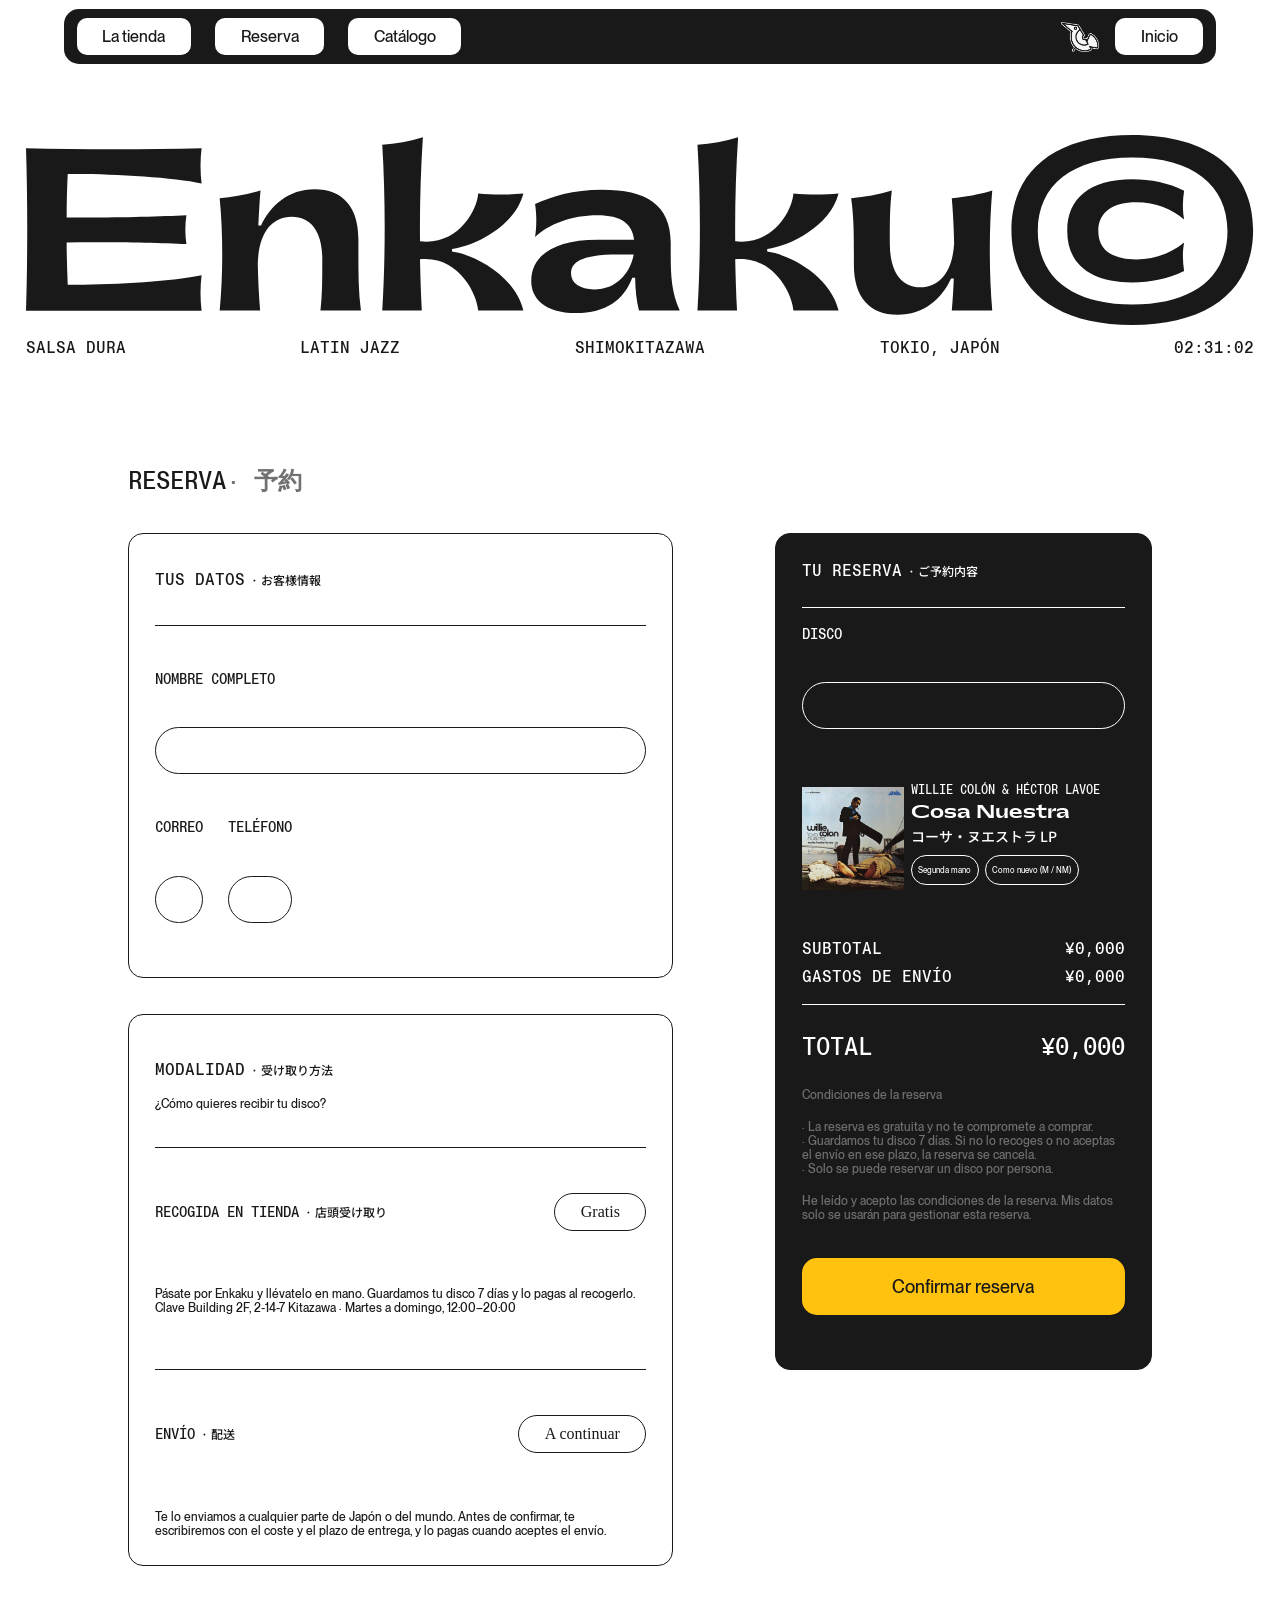
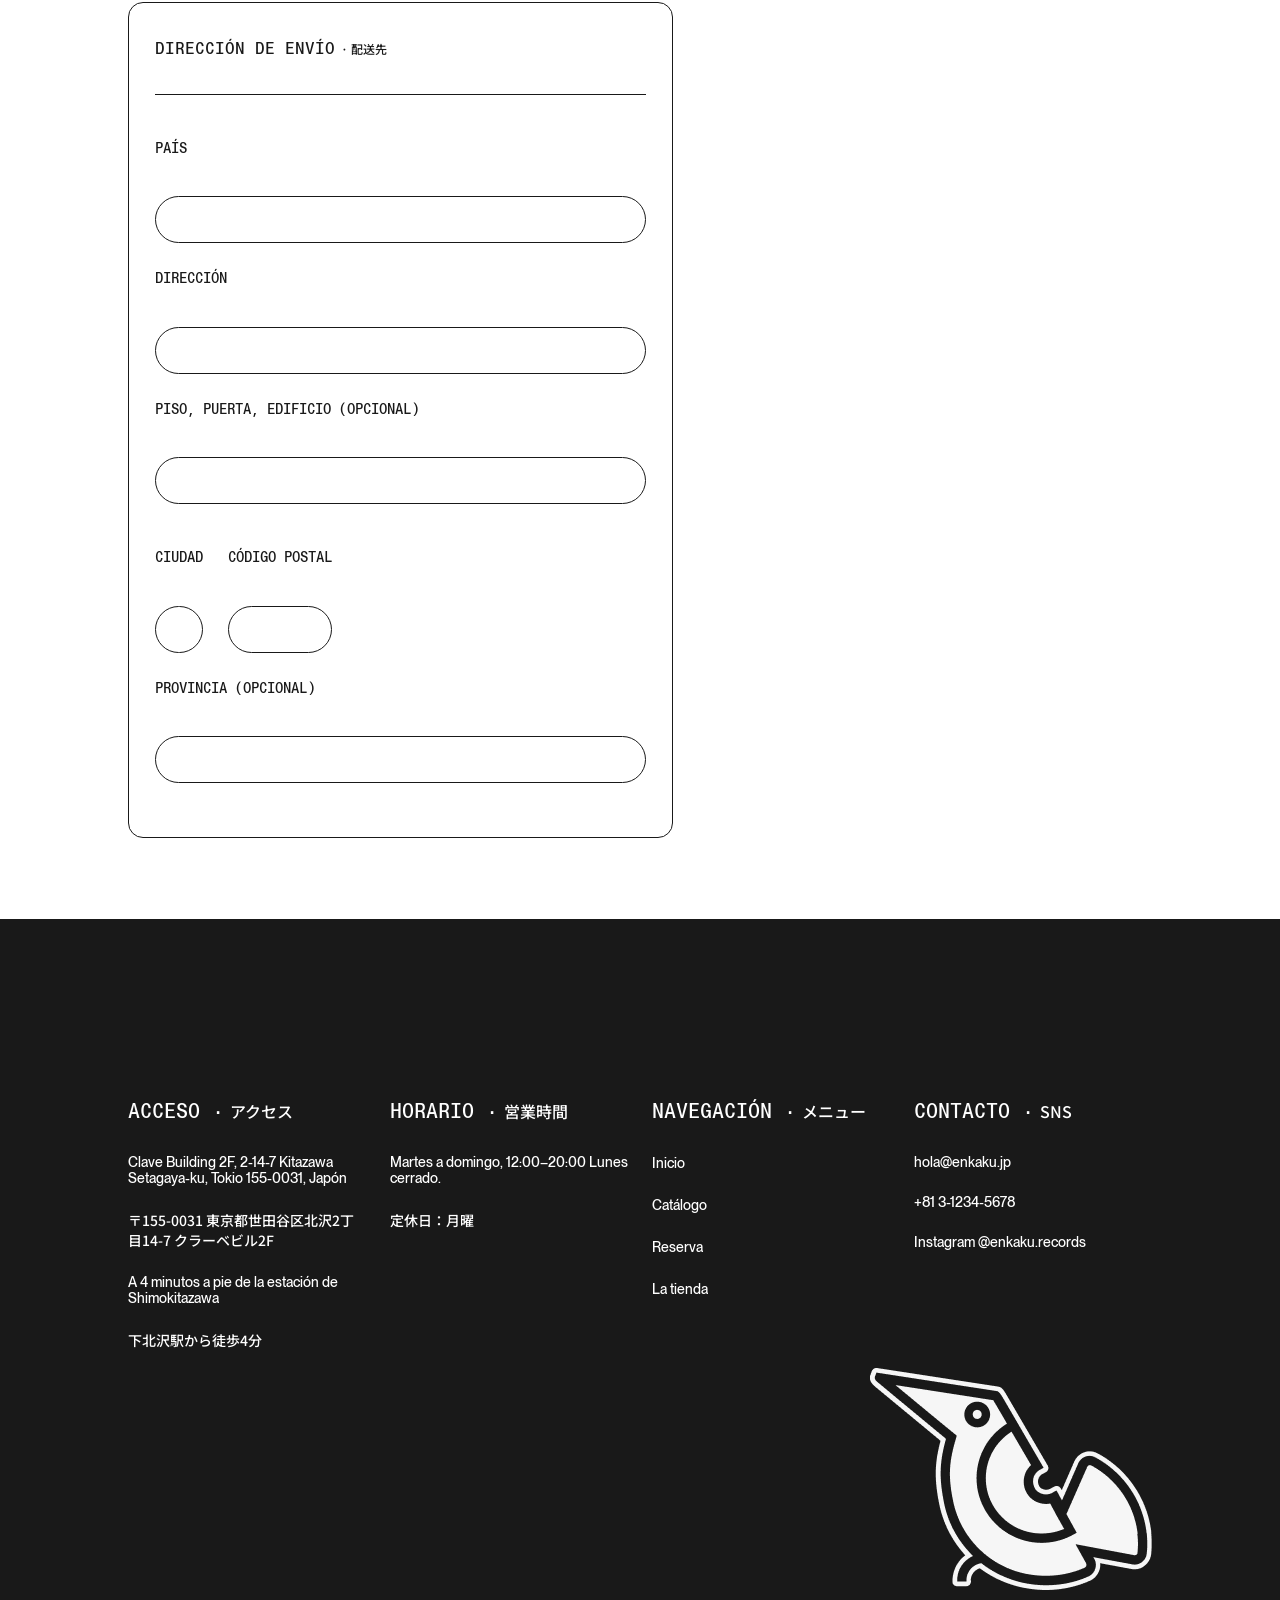
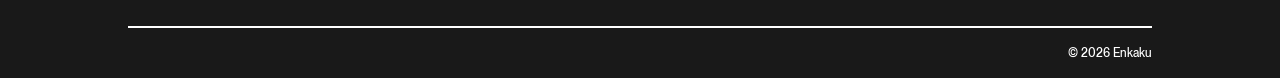
<file: formulario.html>
<!DOCTYPE html>
<html lang="en">
<head>
    <meta charset="UTF-8">
    <meta name="viewport" content="width=device-width, initial-scale=1.0">
    <title>| Enkaku &copy;</title>
    <link rel="icon" type="image/svg+xml" href="IMG/KAKU1.png">
    <link rel="stylesheet" href="/assets/css/style.css">
</head>

<body>

    <header class="header">
        <nav>
            <div class="menu">
                <a class="bottom_tienda bottom_menu" href="#">La tienda</a>
                <a class="bottom_reserva bottom_menu" href="/formulario.html">Reserva</a>
                <a class="bottom_catalogo bottom_menu" href="/catalogo/index.html">Catálogo</a>
            </div>

            <div>
                <!-- Solo se ve en móvil -->
                <button type="button" class="menu-btn" aria-label="Abrir menú">
                    <span></span>
                    <span></span>
                    <span></span>
                </button>
                <img src="/assets/img/KAKU1.png" alt="">
                <div>
                    <a class="bottom_inicio" href="/index.html">Inicio</a>
                </div>
            </div>
        </nav>
    </header>

    <section id="inicio" class="hiro">
        <div class="content">
            <!-- HERO SECTION -->
            <img src="../assets/img/logo_enkaku.svg" alt="Enkaku">
            <div class="flex-labels">
                <ul>
                    <li>SALSA DURA</li>
                    <li>LATIN JAZZ</li>
                    <li>SHIMOKITAZAWA</li>
                    <li>TOKIO, JAPÓN</li>
                    <li>
                        <span id="hora-jp-seg"></span>
                    </li>
                </ul>
            </div>
        </div>
    </section>

    <section class="encuesta">
        <div>
            <div class="productos_titulo">
                <div class="titulo-seccion">
                    <h1 class="txt-es" data-jp="· 予約">Reserva<span class="txt-jp"></span></h1>
                </div>
            </div>
            <div class="formulario">
                <div class="formulario_secciones">
                    <div class="seccion">
                        <div class="titulo_seccion">
                            <p>TUS DATOS</p>
                            <p class="japones">· お客様情報</p>
                        </div>
                        <div>
                            <p class="disco_nombre_genero">NOMBRE COMPLETO</p>
                            <div class="contenedores"></div>
                        </div>
                        <div class="bottom_seccion">
                            <div>
                                <p class="disco_nombre_genero">CORREO</p>
                                <div class="contenedores"></div>
                            </div>
                            <div>
                                <p class="disco_nombre_genero">TELÉFONO</p>
                                <div class="contenedores"></div>
                            </div>
                        </div>
                    </div>
                    <div class="seccion">
                        <div>
                            <div class="titulo_seccion">
                                <p>MODALIDAD</p>
                                <p class="japones">· 受け取り方法</p>
                            </div>
                            <p class="relleno">¿Cómo quieres recibir tu disco?</p>
                        </div>
                        <div>
                            <div class="bottom_seccion_medio">
                                <div class="info_seccion">
                                    <p class="disco_nombre_genero">RECOGIDA EN TIENDA</p>
                                    <p class="japones">· 店頭受け取り</p>
                                </div>
                                <p class="etiqueta_seccion">Gratis</p>
                            </div>
                            <p class="relleno">Pásate por Enkaku y llévatelo en mano. Guardamos tu disco 7 días y lo pagas al recogerlo. Clave Building 2F, 2-14-7 Kitazawa · Martes a domingo, 12:00–20:00</p>
                        </div>
                        <div>
                            <div class="bottom_seccion_medio">
                                <div class="info_seccion">
                                    <p class="disco_nombre_genero">ENVÍO</p>
                                    <p class="japones">· 配送</p>
                                </div>
                                <p class="etiqueta_seccion">A continuar</p>
                            </div>
                            <p class="relleno">Te lo enviamos a cualquier parte de Japón o del mundo. Antes de confirmar, te escribiremos con el coste y el plazo de entrega, y lo pagas cuando aceptes el envío.</p>
                        </div>
                    </div>
                    <div class="seccion">
                        <div class="titulo_seccion">
                            <p>DIRECCIÓN DE ENVÍO</p>
                            <p class="japones">· 配送先</p>
                        </div>
                        <div>
                            <p class="disco_nombre_genero">PAÍS</p>
                            <div class="contenedores"></div>
                        </div>
                        <div>
                            <p class="disco_nombre_genero">DIRECCIÓN</p>
                            <div class="contenedores"></div>
                        </div>
                        <div>
                            <p class="disco_nombre_genero">PISO, PUERTA, EDIFICIO (OPCIONAL)</p>
                            <div class="contenedores"></div>
                        </div>
                        <div class="bottom_seccion">
                            <div>
                                <p class="disco_nombre_genero">CIUDAD</p>
                                <div class="contenedores"></div>
                            </div>
                            <div>
                                <p class="disco_nombre_genero">CÓDIGO POSTAL</p>
                                <div class="contenedores"></div>
                            </div>
                        </div>
                        <div>
                            <p class="disco_nombre_genero">PROVINCIA (OPCIONAL)</p>
                            <div class="contenedores"></div>
                        </div>
                    </div>
                </div>
                <div class="formulario_resumen">
                    <div>
                        <div class="titulo_seccion blanco">
                            <p>TU RESERVA</p>
                            <p class="japones">· ご予約内容</p>
                        </div>
                        <div>
                            <p class="disco_nombre_genero">DISCO</p>
                            <div class="contenedores negro"></div>
                        </div>
                    </div>
                    <div class="factura_disco">
                        <img src="/assets/img/portada_cosa_nuestra.jpg" alt="">
                        <div class="factura_info">
                            <p>WILLIE COLÓN & HÉCTOR LAVOE</p>
                            <p>Cosa Nuestra</p>
                            <p>コーサ・ヌエストラ LP</p>
                            <div>
                                <div>
                                    <p>Segunda mano</p>
                                </div>
                                <div>
                                    <p>Como nuevo (M / NM)</p>
                                </div>
                            </div>
                        </div>
                        <link rel="icon" type="image/svg+xml" href="">
                    </div>
                    <div class="calculos">
                        <div>
                            <p>SUBTOTAL</p>
                            <p>¥0,000</p>
                        </div>
                        <div>
                            <p>GASTOS DE ENVÍO</p>
                            <p>¥0,000</p>
                        </div>
                        <div>
                            <p>TOTAL</p>
                            <p>¥0,000</p>
                        </div>
                    </div>
                    <div class="condiciones">
                        <div>
                            <p class="relleno">Condiciones de la reserva</p>
                        </div>
                        <div>
                            <p class="relleno">· La reserva es gratuita y no te compromete a comprar.</p>
                            <p class="relleno">· Guardamos tu disco 7 días. Si no lo recoges o no aceptas el envío en ese plazo, la reserva se cancela.</p>
                            <p class="relleno">· Solo se puede reservar un disco por persona.</p>
                        </div>
                        <div>
                            <p class="relleno">He leído y acepto las condiciones de la reserva. Mis datos solo se usarán para gestionar esta reserva.</p>
                        </div>
                    </div>
                    <div>
                        <a class="confirmacion factura_bottom" href="">Confirmar reserva</a>
                    </div>
                </div>
            </div>
        </div>
    </section>

    <!-- <Section>
        ============ VENTANAS MODAL (opción A y B) class="modal"  ============
     <div class="modal" id="modal" role="dialog" aria-modal="true" aria-labelledby="modal-titulo" aria-hidden="true">
        <div class="modal__reserva_A">
            <div>
                    <button type="button" class="modal__cerrar" id="modal-cerrar" aria-label="Cerrar">×</button>
                
                <div >
                    <img class="reserva_img" src="/assets/img/KAKU1.png" alt="">
                </div>

                <div class="reserva_texto raya">
                    <p class="factura_español">¡Reserva confirmada!</p>
                    <p class="factura_japones">ご予約ありがとうございます</p>
                </div>

                <div class="reserva_texto">
                    <div class="reserva_numero">
                        <p class="factura_bottom weight">Cosa Nuestra</p>
                        <p class="factura_bottom">te espera en Shimokitazawa durante 7 días.</p>
                    </div>
                    <p class="factura_japones raya">お店でお待ちしております。</p>
                </div>

                <div class="reserva_numero">
                    <p>Nº DE RESERVA:</p>
                    <p>EK-0427</p>
                </div>

                <div class="reserva_seguir">
                    <a class="factura_bottom" href="">Seguir explorando</a>
                </div>

                <div class="reserva_volver">
                    <a class="factura_bottom" href="">Volver al inicio</a>
                </div>
            </div>
        </div>
    </div>

    <div class="modal" id="modal" role="dialog" aria-modal="true" aria-labelledby="modal-titulo" aria-hidden="true">
        <div class="modal__reserva_A">
            <div>
                    <button type="button" class="modal__cerrar" id="modal-cerrar" aria-label="Cerrar">×</button>
                
                <div >
                    <img class="reserva_img" src="/assets/img/KAKU1.png" alt="">
                </div>

                <div class="reserva_texto raya">
                    <p class="factura_español">¡Reserva confirmada!</p>
                    <p class="factura_japones">ご予約ありがとうございます</p>
                </div>

                <div class="reserva_texto">
                    <div class="reserva_numero_B">
                        <p class="factura_bottom">Hemos recibido tu reserva de Cosa Nuestra. </p>
                        <p class="factura_bottom">Te escribiremos en 24 horas para confirmar el envío.</p>
                    </div>
                    <p class="factura_japones raya">確認のメールをお送りします。</p>
                </div>

                <div class="reserva_numero">
                    <p>Nº DE RESERVA:</p>
                    <p>EK-0427</p>
                </div>

                <div class="reserva_seguir">
                    <a class="factura_bottom" href="">Seguir explorando</a>
                </div>

                <div class="reserva_volver">
                    <a class="factura_bottom" href="">Volver al inicio</a>
                </div>
            </div>
        </div>
    </div>
    </Section> -->
    


    <footer class="footer section">
        <div class="footer_texto">
            <div>
                <div class="footer_texto_titulo">
                    <p class="footer_titulo_español">ACCESO ·</p><p class="footer_titulo_japones">アクセス</p>
                </div>
                <div class="footer_texto_texto">
                    <div>
                        <p class="footer_texto_espanol">Clave Building 2F, 2-14-7 Kitazawa
                        Setagaya-ku, Tokio 155-0031, Japón</p>
                    </div>
                    <div>
                        <p class="footer_texto_japones">〒155-0031 東京都世田谷区北沢2丁目14-7 クラーベビル2F</p>
                    </div>
                    <div>
                        <p class="footer_texto_espanol">A 4 minutos a pie de la estación de Shimokitazawa</p>
                    </div>
                    <div>
                        <p class="footer_texto_japones">下北沢駅から徒歩4分</p>
                    </div>
                </div>
            </div>
            <div>
                <div class="footer_texto_titulo">
                    <p class="footer_titulo_español">HORARIO ·</p><p class="footer_titulo_japones">営業時間</p>
                </div>
                <div class="footer_texto_texto">
                    <div>
                        <p class="footer_texto_espanol">Martes a domingo, 12:00–20:00 Lunes cerrado.</p>
                    </div>
                    <div>
                        <p class="footer_texto_japones">定休日：月曜</p>
                    </div>
                </div>
            </div>
            <div>
                <div class="footer_texto_titulo">
                    <p class="footer_titulo_español">NAVEGACIÓN ·</p><p class="footer_titulo_japones">メニュー</p>
                </div>
                <div class="footer_texto_texto">
                    <div>
                        <a class="footer_texto_espanol bottom_rosa" href="/index.html">Inicio</a>
                    </div>
                    <div>
                        <a class="footer_texto_espanol bottom_amarillo" href="/catalogo/index.html">Catálogo</a>
                    </div>
                    <div>
                        <a class="footer_texto_espanol bottom_rosa" href="/formulario.html">Reserva</a>
                    </div>
                    <div>
                        <a class="footer_texto_espanol bottom_azul" href="">La tienda</a>
                    </div>
                </div>
            </div>
            <div>
                <div class="footer_texto_titulo">
                    <p class="footer_titulo_español">CONTACTO ·</p><p class="footer_titulo_japones">SNS</p>
                </div>
                <div class="footer_texto_texto">
                    <div>
                        <p class="footer_texto_espanol">hola@enkaku.jp</p>
                    </div>
                    <div>
                        <p class="footer_texto_espanol">+81 3-1234-5678</p>
                    </div>
                    <div>
                        <p class="footer_texto_espanol">Instagram @enkaku.records</p>
                    </div>
                </div>
            </div>
        </div>
        <div class="footer_img">
            <img src="../assets/img/KAKU1.png" alt="KAKU1">
        </div>
        <div class="footer_info">
            <p>© 2026 Enkaku</p>
        </div>
    </footer>

    <script src="https://code.jquery.com/jquery-3.7.1.min.js"></script>
    <script src="assets/js/script.js"></script>
    <script src="assets/js/modal.js"></script>
    <script src="assets/js/menu.js"></script>
</body>
</html>
</file>
<file: assets/css/style.css>
@font-face {
    font-family: "Noto Sans JP";
    src: url('../fonts/NotoSansJP-Medium.woff2') format('woff2'),
        url('../fonts/NotoSansJP-Medium.woff') format('woff');
    font-weight: 500;
    font-style: normal;
    font-display: swap;
}
@font-face {
    font-family: "PP Gatwick Jumbo Semibold";
    src: url('../fonts/PPGatwick-JumboSemibold.woff2') format('woff2'),
        url('../fonts/PPGatwick-JumboSemibold.woff') format('woff');
    font-weight: bold;
    font-style: normal;
    font-display: swap;
}
@font-face {
    font-family: "PP Neue Montreal Medium";
    src: url('../fonts/PPNeueMontreal-Medium.woff2') format('woff2'),
        url('../fonts/PPNeueMontreal-Medium.woff') format('woff');
    font-weight: bold;
    font-style: normal;
    font-display: swap;
}
@font-face {
    font-family: "PP Neue Montreal Mono Medium";
    src: url('../fonts/PPNeueMontrealMono-Medium.woff2') format('woff2'),
        url('../fonts/PPNeueMontrealMono-Medium.woff') format('woff');
    font-weight: bold;
    font-style: normal;
    font-display: swap;
}
:root {
    /* COLORES */
    --color-blanco: #FFFFFF;
    --color-negro: #191919;
    --color-gris: #717171;
    --color-azul: #003C38;
    --color-rosa: #F892C5;
    --color-amarillo: #FFC20E;

    /* TAMAÑO TEXTO */
    --tamaño-08px: 0.5rem;
    --tamaño-12px: 0.75rem;
    --tamaño-14px: 0.875rem;
    --tamaño-16px: 1rem;
    --tamaño-18px: 1.125rem;
    --tamaño-20px: 1.25rem;
    --tamaño-24px: 1.5rem;
    --tamaño-32px: 2rem;
    --tamaño-36px: 2.25rem;
    --tamaño-50px: 3.125rem;
}

*,
*::after,
*::before {
    box-sizing: border-box;
    margin: 0;
    padding: 0;
    color: #191919;
}

a {
    text-decoration: none;
    color: var(--color-negro);
    font-family: "PP Neue Montreal Medium";
}

.txt-jp{
  color: #717171;
}

h1,
h2 {
   font-family: "PP Neue Montreal Mono Medium";
   font-size: 24px;
   letter-spacing: -1%;
}
.section .content {
  width: 100%;
  max-width: 1200px;
  margin: 0 auto;
  padding: 48px 0;
}

/* HEADER */
.header > nav {
    box-sizing: border-box;
    margin: 0;
    padding: 1vh 1vw;
    display: flex;
    justify-content: space-between;
    align-items: center;
    background-color: var(--color-negro);
    border-radius: 15px;
    position: fixed;
    top: 1vh;
    left: 50%;
    transform: translateX(-50%);
    width: 90%;
    max-width: 90%;
    z-index: 1000;
}

.header > nav > div > img {
    height: 30px;
    width: auto;
}

.header > nav > div {
    border-radius: 10px;
    display: flex;
    justify-content: left;
}

.header > nav > :last-child {
    display: flex;
    align-items: center;
    gap: 1rem;
}

.header > nav > :last-child > img {
    height: 30px;
    width: auto;
}

.header > nav > div > div > a {
    box-sizing: border-box;
    padding: 1vh 2vw;
    border-radius: 10px;
    display: flex;
    align-items: center;
    background-color: var(--color-blanco);
    transition: all .3s ease-in-out;
}

.header > nav > div > a {
    box-sizing: border-box;
    padding: 1vh 2vw;
    border-radius: 10px;
    display: flex;
    align-items: center;
    background-color: var(--color-blanco);
    transition: all .3s ease-in-out;
}

/* ---------- Cabecera y menú (móvil) ---------- */
/* Botón hamburguesa oculto en escritorio */
.menu-btn {
    display: none;
    flex-direction: column;
    gap: 5px;
    padding: 0.5rem;
    background: none;
    border: none;
    cursor: pointer;
}

.menu-btn span {
    display: block;
    width: 26px;
    height: 3px;
    background-color: var(--color-blanco);
    border-radius: 2px;
    transition: transform 0.3s ease, opacity 0.3s ease;
}

/* Animación de la X al abrir */
.menu-btn.abierto span:nth-child(1) {
    transform: translateY(8px) rotate(45deg);
}

.menu-btn.abierto span:nth-child(2) {
    opacity: 0;
}

.menu-btn.abierto span:nth-child(3) {
    transform: translateY(-8px) rotate(-45deg);
}

/* Menú en escritorio: visible en fila y SIN !important */
.menu {
    display: flex;
    align-items: center;
    gap: 1.5rem;
}

.menu a {
    box-sizing: border-box;
    padding: 1vh 0.5vw;
    border-radius: 10px;
    font-weight: 600;
    text-decoration: none;
    transition: color 0.25s ease;
}

.menu a:hover {
    color: var(--color-blanco);
}



















.bottom_tienda:hover {
    background-color: var(--color-azul);
    color: var(--color-blanco);
}

.bottom_reserva:hover {
    background-color: var(--color-rosa);
    color: var(--color-negro);
}

.bottom_catalogo:hover {
    background-color: var(--color-amarillo);
    color: var(--color-negro);
}

.bottom_inicio:hover {
    background-color: var(--color-rosa);
    color: var(--color-negro);
}

.bottom_menu {
    background-color: var(--color-blanco);
}


/* TEXTO */
.enunciado_español {
    font-size: var(--tamaño-24px);
    font-family: "PP Neue Montreal Mono Medium";
}

.enunciado_japones {
    font-size: var(--tamaño-20px);
    font-family: "Noto Sans JP";
}



.parrafo {
    font-size: var(--tamaño-36px);
    font-family: "PP Neue Montreal Medium";
}


.parrafo {
    font-size: var(--tamaño-36px);
}


.footer_titulo_español {
    font-size: var(--tamaño-20px);
    color: var(--color-blanco);
    font-family: "PP Neue Montreal Mono Medium";
}

.footer_titulo_japones {
    font-size: var(--tamaño-16px);
    color: var(--color-blanco);
    font-family: "Noto Sans JP";

}

.footer_texto_espanol {
    font-family: "PP Neue Montreal Medium";
    font-size: var(--tamaño-14px);
    color: var(--color-blanco);
    font-family: "PP Neue Montreal Medium";
}

.footer_texto_japones {
    font-family: "Noto Sans JP";
    font-size: var(--tamaño-14px);
    color: var(--color-blanco);
    font-family: "Noto Sans JP";
}









.enunciado_español {
    font-size: var(--tamaño-24px);
    font-family: "PP Neue Montreal Mono Medium";
}

.enunciado_japones {
    font-size: var(--tamaño-20px);
    font-family: "Noto Sans JP";
}



.disco_nombre {
    font-size: var(--tamaño-12px);
    font-family: "PP Neue Montreal Mono Medium";
}

.disco_autor {
    font-size: var(--tamaño-18px);
    font-family: "PP Gatwick Jumbo Semibold";
}



.disco_nombre_genero {
    font-size: var(--tamaño-14px);
    font-family: "PP Neue Montreal Mono Medium";
    padding: 0vh 0vw 1.5vh 0vw;
}

.disco_autor_titulo {
    font-size: var(--tamaño-32px);
    font-family: "PP Gatwick Jumbo Semibold";
    color: var(--color-blanco);
}

.disco_japones_genero {
    font-size: var(--tamaño-36px);
    font-family: "Noto Sans JP";
    color: var(--color-blanco);
}

.disco_nombre_titulo {
    font-size: var(--tamaño-18px);
    font-family: "PP Neue Montreal Mono Medium";
    padding: 0vh 0vw 1.5vh 0vw;
    color: var(--color-blanco);
}

.disco-descipcion {
    color: #FFF;
    font-family: 'PP Neue Montreal Medium';
}


.disco_precio {
    font-size: var(--tamaño-14px);
    font-family: "PP Neue Montreal Mono Medium";
}

.disco_japones {
    font-size: var(--tamaño-14px);
    font-family: "Noto Sans JP";
}

.disco_etiquetas {
    font-size: var(--tamaño-12px);
    font-family: "PP Neue Montreal Medium";
}


.parrafo {
    font-size: var(--tamaño-36px);
    font-family: "PP Neue Montreal Medium";
}


.parrafo {
    font-size: var(--tamaño-36px);
}

/* INDEX HTML */
/* SECTION HIRO */
.hiro {
    box-sizing: border-box;
    margin: 0;
    padding-top: 13vh;
}

#inicio .content {
    width: 100%;
    max-width: 100%;
    padding: 2vh 2vw;
}

#inicio .content img {
    width: 100%;
}

#inicio .content .flex-labels {
    padding: 0;
}

#inicio .content .flex-labels ul {
    font-family: "PP Neue Montreal Mono Medium";
    padding: 0;
    margin: 0;
    list-style: none;
    display: flex;
    justify-content: space-between;
    margin-top: 1vh;
}

#inicio .title-hero {
    display: flex;
    padding: 10vh 0;
    justify-content: space-between;
    align-items: center;
    width: 90%;
    margin: 0 auto;
}

#inicio .title-hero .title-ppal,
#inicio .title-hero .icon-hero {
    width: 45%;
}

#inicio .title-hero .icon-hero {
    text-align: center;
}

#inicio .title-hero .icon-hero img {
    width: 40%;
    -webkit-animation: shake-bottom 1.3s cubic-bezier(0.455, 0.030, 0.515, 0.955) both;
	        animation: shake-bottom 1.3s cubic-bezier(0.455, 0.030, 0.515, 0.955) both;
}

/* ----------------------------------------------
 * Generated by Animista on 2026-11-17 0:26:47
 * Licensed under FreeBSD License.
 * See http://animista.net/license for more info. 
 * w: http://animista.net, t: @cssanimista
 * ---------------------------------------------- */

/**
 * ----------------------------------------
 * animation shake-bottom
 * ----------------------------------------
 */
@-webkit-keyframes shake-bottom {
  0%,
  100% {
    -webkit-transform: rotate(0deg);
            transform: rotate(0deg);
    -webkit-transform-origin: 50% 100%;
            transform-origin: 50% 100%;
  }
  10% {
    -webkit-transform: rotate(2deg);
            transform: rotate(2deg);
  }
  20%,
  40%,
  60% {
    -webkit-transform: rotate(-4deg);
            transform: rotate(-4deg);
  }
  30%,
  50%,
  70% {
    -webkit-transform: rotate(4deg);
            transform: rotate(4deg);
  }
  80% {
    -webkit-transform: rotate(-2deg);
            transform: rotate(-2deg);
  }
  90% {
    -webkit-transform: rotate(2deg);
            transform: rotate(2deg);
  }
}
@keyframes shake-bottom {
  0%,
  100% {
    -webkit-transform: rotate(0deg);
            transform: rotate(0deg);
    -webkit-transform-origin: 50% 100%;
            transform-origin: 50% 100%;
  }
  10% {
    -webkit-transform: rotate(2deg);
            transform: rotate(2deg);
  }
  20%,
  40%,
  60% {
    -webkit-transform: rotate(-4deg);
            transform: rotate(-4deg);
  }
  30%,
  50%,
  70% {
    -webkit-transform: rotate(4deg);
            transform: rotate(4deg);
  }
  80% {
    -webkit-transform: rotate(-2deg);
            transform: rotate(-2deg);
  }
  90% {
    -webkit-transform: rotate(2deg);
            transform: rotate(2deg);
  }
}


#inicio .title-hero .title-ppal h1 {
    font-size: 50px;
    min-height: 2.4em; 
}

#inicio .title-hero .title-ppal p {
    font-size: 50px;
    margin-top: 24px;
}


/* SECTION PRODUCTOS */
.productos {
    box-sizing: border-box;
    margin: 0;
    padding: 5vh 5vw 4vh 5vw;
    background-color: var(--color-blanco);
}

.productos_opciones_texto_etiquetas {
  margin-top: 12px;
  display: flex;
  gap: 8px;
}

.productos_opciones_texto_etiquetas > p {
    box-sizing: border-box;
    margin: 0;
    padding: 1vh 1vw 1vh 1vw;
    border: var(--color-negro) solid 1.5px;
    border-radius: 20px;
}

.productos_opciones_texto_bottom {
    display: flex;
    justify-content: right;
}

.genero_disco .productos_opciones_texto_bottom {
    margin-top: 115px;
}

.productos_opciones_texto_bottom > a {
    box-sizing: border-box;
    margin: 0;
    padding: 1vh 1vw 1vh 1vw;
    border: var(--color-negro) solid 1.5px;
    border-radius: 10px;
    background-color: var(--color-negro);
    font-size: var(--tamaño-12px);
    color: var(--color-blanco);
}

.productos_nuevos {
  display: flex;
  flex-wrap: wrap;
  justify-content: flex-start;
  gap: 24px;
  margin-top: 32px;
}

.productos_titulo {
    display: flex;
    justify-content: space-between;
    align-items: center;
}

.productos_titulo .titulo-seccion {
    text-transform: uppercase;
    font-size: var(--tamaño-24px);
    letter-spacing: -1%;
}

.productos_titulo .btn-seccion a {
    display: inline-block;
    background-color: #FFF;
    color: #191919;
    border: 1px solid;
    text-decoration: none;
    font-size: 14px;
    line-height: 17px;
    padding: 10px 21px;
    border-radius: 12px;
    font-family: "PP Neue Montreal Medium";
    transition: all .3s ease-in-out;
}

.productos_titulo .btn-seccion a:hover {
    background-color: #F892C5;
    color: #191919;
    border-color: #F892C5;
}

.productos_nuevos .productos_opciones {
  position: relative;
  width: 384px;
  max-width: 100%;
  margin-bottom: 48px;
}

.productos_nuevos .productos_opciones .productos_opciones_img,
.productos_nuevos .productos_opciones .productos_opciones_img img {
  width: 100%;
}

.productos_nuevos .productos_opciones .disco_nombre {
  margin: 0 auto;
  margin-top: 16px;
  font-size: var(--tamaño-12px);
  font-family: "PP Neue Montreal Mono Medium";
}

.productos_nuevos .productos_opciones .productos_opciones_info {
  display: flex;
  align-content: flex-start;
  justify-content: space-between;
  align-items: flex-start;
  flex-wrap: wrap;
}

.productos_nuevos .productos_opciones .productos_opciones_info .disco_autor span {
  display: block;
  font-size: var(--tamaño-14px);
  line-height: 20px;
  font-family: "Noto Sans JP";
  color: #717171;
}

.productos_nuevos .productos_opciones .productos_opciones_info .disco_autor {
  margin: 0;
  font-size: var(--tamaño-18px);
  line-height: 29px;
  font-family: "PP Gatwick Jumbo Semibold";
}

.productos_nuevos .productos_opciones .productos_opciones_info .disco_precio {
  font-size: var(--tamaño-14px);
  letter-spacing: 2%;
  font-family: "PP Neue Montreal Mono Medium";
}

.productos_nuevos .productos_opciones .productos_opciones_texto_etiquetas {
  margin-top: 12px;
  display: flex;
  gap: 8px;
}

.productos_nuevos .productos_opciones .productos_opciones_texto_etiquetas .disco_etiquetas {
  display: inline-block;
  font-size: var(--tamaño-12px);
  line-height: 14px;
  padding: 7px 14px;
  border-radius: 20px;
  border: 1px solid;
  font-family: "PP Neue Montreal Mono Medium";
}

.productos_nuevos .productos_opciones .productos_opciones_texto_bottom {
  text-align: right;
  margin-top: 16px;
}

.productos_nuevos .productos_opciones .productos_opciones_texto_bottom .btn-reservar {
    display: inline-block;
    background-color: #191919;
    color: #fff;
    text-decoration: none;
    font-size: 14px;
    line-height: 17px;
    padding: 10px 21px;
    border-radius: 12px;
    font-family: "PP Neue Montreal Medium";
    transition: all .3s ease-in-out;
}
.productos_nuevos .productos_opciones .productos_opciones_texto_bottom .btn-reservar:hover {
  background: #FFC20E;
  color: #191919;
  
}

.filtros {
    --f-fondo: #141414;
    --f-texto: #fff;
    --f-activo: #ee8bd9;            /* rosa de la opción activa */
    --f-activo-texto: #141414;

    display: flex;
    align-items: center;
    gap: .25rem;
    width: 100%;
    max-width: 792px;
    margin-bottom: 1.5rem;
    padding: .3rem;
    margin-top: 24px;
    background: var(--f-fondo);
    border-radius: 999px;
    overflow-x: auto;               /* en móvil se desliza en horizontal */
    scrollbar-width: none;
}
.filtros::-webkit-scrollbar { display: none; }

.filtros-genero,
.filtros-estado {
    display: flex;
    align-items: center;
    gap: 2.25rem;
}

.filtro {
    flex: 1 1 auto;
    border: 0;
    background: transparent;
    color: var(--f-texto);
    font-family: "PP Neue Montreal Medium";
    font-size: 14px;
    padding: .6rem 1.5rem;
    border-radius: 999px;
    white-space: nowrap;
    cursor: pointer;
    transition: background .2s ease, color .2s ease;
}
.filtro:hover { background: rgba(255, 255, 255, .12); }
.filtro.is-active { background: var(--f-activo); color: var(--f-activo-texto); }
.filtro:focus-visible { outline: 2px solid var(--f-activo); outline-offset: 2px; }

/* Separador vertical entre género y estado */
.filtros__sep {
    flex: none;
    width: 2px;
    height: 1.5rem;
    margin: 0 .4rem;
    background: rgba(255, 255, 255, .6);
}

/* MODAL */
.modal {
    --modal-fondo: #f7f7f5;
    --modal-tinta: #161616;
    --modal-gris: #9a9a96;
    --modal-borde: #cfcfca;
    --modal-etiqueta: #c4472b;      /* color por defecto de la etiqueta central y del hover de Reservar */
    --modal-vinilo: #111111;        /* color por defecto del disco */
}

/* Las tarjetas del catálogo abren el modal */
.productos_opciones {
  cursor: pointer;
}
body.modal-abierto {
  overflow: hidden;
}

/* ---------- Capa y caja ---------- */
.modal {
  position: fixed;
  inset: 0;
  z-index: 1000;
  display: grid;
  place-items: center;
  padding: 1rem;
  background: rgba(12, 12, 12, 0.62);
  opacity: 0;
  visibility: hidden;
  transition:
    opacity 0.25s ease,
    visibility 0.25s ease;
}

.modal.is-open {
  opacity: 1;
  visibility: visible;
}

.modal__caja {
  position: relative;
  width: min(1020px, 100%);
  max-height: calc(100vh - 2rem);
  overflow: auto;
  display: grid;
  grid-template-columns: minmax(0, 1.05fr) minmax(0, 1fr);
  gap: clamp(1.5rem, 4vw, 3.5rem);
  align-items: center;
  padding: clamp(1.5rem, 4vw, 3.5rem);
  background: var(--modal-fondo);
  color: var(--modal-tinta);
  border-radius: 32px;
  font-family: var(--modal-sans);
  transform: translateY(12px) scale(0.985);
  transition: transform 0.25s ease;
}
.modal.is-open .modal__caja {
  transform: none;
}

.modal__cerrar {
  position: absolute;
  top: 1.4rem;
  right: 1.4rem;
  z-index: 3;
  width: 44px;
  height: 44px;
  border-radius: 50%;
  border: 1px solid #191919;
  background: transparent;
  color: #191919;
  font-size: 1.6rem;
  line-height: 1;
  cursor: pointer;
}
.modal__cerrar:hover {
  background: #F892C5;
  color: #191919;
}

/* ---------- Izquierda: portada + vinilo ---------- */
.modal__media {
  position: relative;
  width: 100%;
  aspect-ratio: 1.3 / 1; /* la portada ocupa ~77 %, el vinilo asoma por la derecha */
}
.modal__portada {
  position: absolute;
  top: 0;
  left: 0;
  z-index: 2;
  height: 100%;
  aspect-ratio: 1;
  object-fit: cover;
  box-shadow: 6px 0 22px rgba(0, 0, 0, 0.35);
}
.modal__vinilo {
    position: absolute;
    top: 5%;
    right: 0;
    z-index: 1;
    height: 90%;
    aspect-ratio: 1;
    border-radius: 50%;
    /* Colores por disco: --vinilo-color y --vinilo-etiqueta los pone modal.js desde el array */
    background:
        radial-gradient(circle closest-side, #000 0 4%, transparent 4.5%),                                   /* agujero */
        radial-gradient(circle closest-side, var(--vinilo-etiqueta, var(--modal-etiqueta)) 0 50%, transparent 32.5%), /* etiqueta central */
        repeating-radial-gradient(circle closest-side,                                                      /* surcos */
            var(--vinilo-color, var(--modal-vinilo)) 0 2px,
            color-mix(in srgb, var(--vinilo-color, var(--modal-vinilo)), #fff 14%) 2px 4px);
    animation: modal-girar 3s linear infinite;
}
/* brillo para que se note el giro */
.modal__vinilo::after {
  content: "";
  position: absolute;
  inset: 0;
  border-radius: 50%;
  background: conic-gradient(
    from 0deg,
    transparent 0 20%,
    rgba(255, 255, 255, 0.13) 25%,
    transparent 30% 70%,
    rgba(255, 255, 255, 0.13) 75%,
    transparent 80%
  );
}
@keyframes modal-girar {
  to {
    transform: rotate(360deg);
  }
}

/* ---------- Derecha: contenido ---------- */
.modal__contenido {
  min-width: 0;
  display: flex;
  flex-direction: column;
  gap: 1rem;
  padding-right: 1rem;
}

.modal__artista {
  font-family: "PP Neue Montreal Mono Medium";
  font-size: 14px;
  letter-spacing: 2%;
  text-transform: uppercase;
  margin: 0;
}
.modal__titulo {
  margin: 0;
  font-size: 36px;
  line-height: 1.05;
  font-weight: 700;
  letter-spacing: -0.02em;
  font-family: "PP Gatwick Jumbo Semibold";
}
.modal__titulo .txt-jp {
  display: block;
  margin-top: 0.5rem;
  font-size: 14px;
  font-weight: 400;
  letter-spacing: 0;
}
.modal .txt-jp {
  color: var(--modal-gris);
}

.modal__meta {
    margin: 0;
    font-family: "PP Neue Montreal Mono Medium";
    font-size: 14px;
    letter-spacing: 2%;
    text-transform: uppercase;
}

.modal__chips {
  display: flex;
  flex-wrap: wrap;
  gap: 0.5rem;
}
.modal__chip {
  border: 1px solid var(--modal-borde);
  border-radius: 999px;
  padding: 0.4rem 0.9rem;
  font-family: "PP Neue Montreal Mono Medium";
  font-size: 0.75rem;
}

.modal__texto {
    margin: 0;
    font-size: 14px;
    line-height: 100%;
    letter-spacing: 2%;
    font-family: 'Noto Sans JP';
}
.modal__texto .txt-jp {
  display: block;
  margin-top: 0.3rem;
}

/* ---------- Reproductor ---------- */
.modal__player {
  display: flex;
  align-items: center;
  gap: 1rem;
  padding: 0.8rem 1rem;
  border: 1px solid var(--modal-borde);
  border-radius: 12px;
}
.modal__player[hidden] {
  display: none;
}
.modal__player-info {
    width: 50%;
  min-width: 0;
  display: flex;
  flex-direction: column;
  gap: 0.2rem;
}
.modal__player-label {
  font-family: "PP Neue Montreal Mono Medium";
  font-size: 0.7rem;
  letter-spacing: 0.08em;
  text-transform: uppercase;
  color: var(--modal-gris);
}
.modal__player-label .txt-jp::before {
  content: "· ";
}
.modal__player-track {
  font-family: "PP Neue Montreal Mono Medium";
  font-size: 12px;
  text-transform: uppercase;
  white-space: nowrap;
  overflow: hidden;
  text-overflow: ellipsis;
}
.modal__player-tiempo {
    width: 45%;
  font-family: "PP Neue Montreal Mono Medium";
  font-size: 0.75rem;
  color: var(--modal-gris);
      text-align: right;
}

.modal__play {
  flex: none;
  width: 40px;
  height: 40px;
  border-radius: 50%;
  border: 1px solid var(--modal-tinta);
  background: transparent;
  cursor: pointer;
  display: grid;
  place-items: center;
    background: #191919;
}
.modal__play svg {
  width: 18px;
  height: 18px;
  fill: #fff
}
.modal__play .ico-pause {
  display: none;
}
.modal__play.is-playing .ico-play {
  display: none;
}
.modal__play.is-playing .ico-pause {
  display: block;
}

/* ---------- Pie: precio + reservar ---------- */
.modal__pie {
  display: flex;
  align-items: center;
  gap: 1rem;
  margin-top: 0.4rem;
}
.modal__precio {
  font-family: "PP Neue Montreal Mono Medium";
  font-size: 1rem;
}
.modal .btn-reservar {
    display: inline-block;
    background-color: #191919;
    color: #fff;
    text-decoration: none;
    font-size: 14px;
    line-height: 17px;
    padding: 10px 21px;
    border-radius: 12px;
    font-family: "PP Neue Montreal Medium";
    transition: all .3s ease-in-out;
}
.modal .btn-reservar:hover {
  background: #FFC20E;
  color: #191919;
  
}


@media (prefers-reduced-motion: reduce) {
  .modal__vinilo {
    animation: none;
  }
  .modal,
  .modal__caja {
    transition: none;
  }
}

/* ---------- Slideshow ---------- */
.slideshow__pantalla {
    --visibles: 1.5;
    position: relative;
    display: flex;
    /* aspect-ratio: 16 / 9; */
    overflow: hidden;
    /* border-radius: var(--radio); */
    background-color: #FFF;
    width: 785px;
}

.slide {
    flex: 0 0 calc(100% / var(--visibles));   /* cada slide mide 1/1,5 = 66,67 % */
    height: 384px;
    object-fit: cover;
    transition: transform .6s ease;           /* animación del desplazamiento */
    margin-right: 24px;
    min-width: 384px;
}


/* SECTION EXPLICACION */
.explicacion {
    box-sizing: border-box;
    margin: 0;
    padding: 0vh 5vw 0vh 5vw;
    background-color: var(--color-blanco);
}

.explicacion > div {
    border-bottom: var(--color-negro) solid 2px;
    padding: 0vh 0vw 3vh 0vw;
}

.explicacion > div > :first-child {
    padding: 0vh 0vw 3vh 0vw;
    display: flex;
    justify-content: left;
    align-items: center;
    gap: 0.5vw;
    border-bottom: var(--color-negro solid) 2px;
}



/* SECTION GENERO DEL MES */
.genero_del_mes {
    box-sizing: border-box;
    margin: 0;
    padding: 15vh 10vw 6vh 10vw;
    background-color: var(--color-blanco);
}

.genero_titulo {
    box-sizing: border-box;
    margin: 0;
    padding: 3vh 0vw 2vh 0vw;
    display: flex;
    justify-content: space-between;
    align-items: baseline;
}

.genero_titulo > div {
    padding: 0vh 0vw 2vh 0vw;
    display: flex;
    justify-content: left;
    align-items: center;
    gap: 0.5vw;
}

.genero_fila {
    display: grid;
    grid-template-columns: repeat(6,1fr);
    gap: 24px;
}
.genero_disco_portada {
    padding: 24px;
}

.genero_disco {
    aspect-ratio: 1 / 1;
    width: 384px;
    height: 384px;
    background-color: var(--color-rosa);
    display: grid;
}

.genero_disco_img {
    margin: 0vh 0vw 0vh 0vw; 
    padding: 0vh 0vw;
    box-sizing: border-box;
    z-index: 10;
    width: 100%;
    height: 100%;
}

.genero_disco > .genero_disco_img > img {
    width: 100%;
    height: 100%;
    opacity: 1;
    object-fit: cover;
    object-position: top;
}

/* .genero_disco:hover > .genero_disco_img > img {
    transition: 0.6s;
    opacity: 100%;
    grid-area: 1 / 1;
} */

.genero_disco.slide.circulo {
  /* background-color: #003C38; */
  border-radius: 100%;
}

/* ---------- Slide "Sigue buscando": vinilo girando de fondo ---------- */
.genero_disco.circulo {
    --vinilo-color: #000;            /* cuerpo del disco */
    --vinilo-etiqueta: #003C38;      /* círculo central */
    --vinilo-tam: 100%;              /* diámetro = alto del slide (sube a 120 % para que asome más) */
    --vinilo-vel: 9s;                /* una vuelta completa */

    position: relative;
    overflow: hidden;                /* recorta el disco por los lados */
    isolation: isolate;              /* mantiene el vinilo detrás del contenido */
}

.genero_disco.circulo::before {
    content: "";
    position: absolute;
    top: 50%;
    left: 50%;
    height: var(--vinilo-tam);
    aspect-ratio: 1;
    translate: -50% -50%;            /* centra sin interferir con la rotación */
    border-radius: 50%;
    z-index: -1;
    background:
        conic-gradient(from 0deg,                                  /* brillo: hace visible el giro */
            transparent 0 20%, rgba(255, 255, 255, .13) 25%, transparent 30% 70%,
            rgba(255, 255, 255, .13) 75%, transparent 80%),
        radial-gradient(circle closest-side, #003C38 0 4%, transparent 4.5%),                               /* agujero */
        radial-gradient(circle closest-side, var(--vinilo-etiqueta) 0 32%, transparent 32.5%),           /* etiqueta */
        repeating-radial-gradient(circle closest-side,                                                   /* surcos */
            var(--vinilo-color) 0 2px,
            color-mix(in srgb, var(--vinilo-color), #fff 14%) 2px 4px);
    animation: circulo-girar var(--vinilo-vel) linear infinite;
}

@keyframes circulo-girar { to { rotate: 360deg; } }

/* El texto va por encima del disco; el fondo es oscuro, así que se pone en claro */
.genero_disco.circulo > a { position: relative; color: #fff; }

@media (prefers-reduced-motion: reduce) {
    .genero_disco.circulo::before { animation: none; }
}

.genero_disco.slide.circulo .genero_disco_portada {
  display: flex;
  align-items: center;
  align-content: center;
  justify-content: center;
  flex-direction: column;
  text-align: center;
  width: 100%;
  height: 100%;
  margin: 0 auto;
}

.genero_disco.slide.circulo .genero_disco_portada .disco_autor_titulo {
  font-size: var(--tamaño-20px);
}

.genero_disco.slide.circulo .genero_disco_portada .disco_japones_genero {
  color: #A6A6A6;
  font-size: 24px;
}

.genero_disco.slide.circulo .genero_disco_portada .disco_nombre_titulo {
  display: flex;
  align-items: center;
  gap: 6px;
  font-size: 14px;
  border-top: 1px solid #A6A6A6;
  margin-top: 14px;
  padding-top: 14px;
}

.genero_disco.slide:hover .genero_disco_texto {
    opacity: 1;
}

.genero_disco .genero_disco_texto {
    box-sizing: border-box;
    margin: 0vh 0vw 0vh 0vw;
    padding: 3vh 1.5vw;
    height: 100%;
    width: 100%;
    display: flex;
    flex-direction: column;
    align-items: left;
    grid-area: 1 / 1;
    opacity: 0;
    position: absolute;
    z-index: 10;
    top: 0;
    left: 0;
    width: 100%;
    height: 100%;
}

.genero_disco.slide.slide-1 .genero_disco_texto {
  background-color: #F892C5;
}
.genero_disco.slide.slide-2 .genero_disco_texto{
  background-color: #FFC20E;
}
.genero_disco.slide.slide-3 .genero_disco_portada {
  background-color: #FFC20E;
  height: 100%;
}
.genero_disco.slide.slide-3 .genero_disco_portada p,
.genero_disco.slide.slide-3 .genero_disco_portada div {
  color: #000;
}

.genero_disco.slide.slide-4 .genero_disco_texto,
.genero_disco.slide.slide-4 .genero_disco_texto p,
.genero_disco.slide.slide-4 .genero_disco_texto div {
  background-color: #191919;
  color: #fff;
  border-color: #fff;
}

.genero_disco.slide.slide-4 .genero_disco_texto .productos_opciones_texto_bottom > a {
    background-color: #fff;
    color: #000;
}

.genero_fila > .genero_disco {
  background-color: #003C38;
}
/* .genero_disco > :last-child {
    box-sizing: border-box;
    margin: 0vh 0vw 0vh 0vw;
    padding: 3vh 1.5vw;
    height: 100%;
    width: 100%;
    display: flex;
    flex-direction: column;
    align-items: left;
    grid-area: 1 / 1;
    position: relative;  
    z-index: 10;
} */






/* FOOTER */
.footer {
    box-sizing: border-box;
    margin: 0;
    padding: 20vh 10vw 0vh 10vw;
    background-color: var(--color-negro);
}

.footer_texto {
    display: flex;
    justify-content: space-around;
    gap: 24px;
}

.footer_texto > div {
    display: flex;
    justify-content: baseline;
    flex-direction: column;
    align-items: baseline;
    flex: 1;
    min-width: 0;
    
}
.footer_texto_texto {
    display: flex;
    gap: 6px;
    flex-direction: column;
}
.footer_texto_titulo {
    font-family: "PP Neue Montreal Mono Medium";
    box-sizing: border-box;
    margin: 0;
    margin-bottom: 4px;
    padding: 0vh 0vw 3vh 0vw;
    display: flex;
    justify-content: left;
    align-items: center;
    gap: 0.5vw;
}

.footer_texto_texto > div {
    padding: 0vh 0vw 2vh 0vw;
}

.bottom_azul:hover {
    color: var(--color-azul);
}

.bottom_rosa:hover {
    color: var(--color-rosa);
}

.bottom_amarillo:hover {
    color: var(--color-amarillo);
}

.footer_img {
    box-sizing: border-box;
    margin: 0vh 0vw 4vh 0vw;
    padding: 0;
    display: flex;
    justify-content: right;
}

.footer_info {
    display: flex;
    justify-content: right;
    border-top: var(--color-blanco) solid 2px;
}

.footer_info > p {
    font-family: "PP Neue Montreal Medium";
    color: var(--color-blanco);
    box-sizing: border-box;
    margin: 0;
    padding: 2vh 0vw 2vh 0vw;
    font-size: var(--tamaño-12px);
}









/* SECCION ENCUESTA */
.encuesta {
    box-sizing: border-box;
    margin: 0;
    padding: 10vh 10vw 5vh 10vw;
    background-color: var(--color-blanco);
}

.formulario {
    display: flex;
    justify-content: space-between;
    gap: 8vw;
}

.formulario_secciones > :nth-child(2) >  :nth-child(2) {
    padding: 0vh 0vw 6vh 0vw;
    border-bottom: var(--color-negro) solid 1px;
}

.seccion {
    box-sizing: border-box;
    margin: 4vh 0vw 4vh 0vw;
    padding: 3vh 2vw;
    border: var(--color-negro) solid 1px;
    border-radius: 15px;
}

.seccion > :first-child {
    margin: 0vh 0vw 5vh 0vw;
    padding: 1vh 0vw 4vh 0vw;
    gap: 0.5vw;
    border-bottom: var(--color-negro) solid 1px;
}

.titulo_seccion {
    margin: 0vh 0vw 2vh 0vw;
    padding: 1vh 0vw 0vh 0vw;
    display: flex;
    justify-content: left;
    align-items: center;
    gap: 0.5vw;
    font-family: "PP Neue Montreal Mono Medium";
}

.info_seccion {
    margin: 0vh 0vw 3vh 0vw;
    padding: 0vh 0vw 0vh 0vw;
    display: flex;
    justify-content: left;
    align-items: baseline;
    gap: 0.5vw;
}

.bottom_seccion {
    margin: 5vh 0vw 0vh 0vw;
    padding: 0vh 0vw 0vh 0vw;
    display: flex;
    justify-content: left;
    align-items: baseline;
    gap: 2vw;
}

.bottom_seccion_medio {
    margin: 5vh 0vw 3vh 0vw;
    padding: 0vh 0vw 0vh 0vw;
    display: flex;
    justify-content: space-between;
    align-items: baseline;
    gap: 2vw;
}

.contenedores {
    box-sizing: border-box;
    margin: 3vh 0vw 3vh 0vw;
    padding: 5vh 0vw 0vh 0vw;
    border: var(--color-negro) solid 1px;
    border-radius: 50px;
}

.etiqueta_seccion {
    box-sizing: border-box;
    margin: 0vh 0vw 0vh 0vw;
    padding: 1vh 2vw;
    border: var(--color-negro) solid 1px;
    border-radius: 50px;
}

.formulario_resumen {
    box-sizing: border-box;
    margin: 4vh 0vw 4vh 0vw;
    padding: 3vh 2vw;
    border: var(--color-negro) solid 1px;
    border-radius: 15px;
    position: sticky;
    top: 15vh;
    z-index: 100;
    align-self: flex-start;
    background-color: var(--color-negro);
}

.formulario_resumen p {
    color: var(--color-blanco);
}

.calculos > div {
    display: flex;
    justify-content: space-between;
    padding: 3vh 0vw 0vh 0vw;
    font-family: "PP Neue Montreal Mono Medium";
    font-size: var(--tamaño-16px);
}

.calculos > :nth-child(2) {
    padding: 1vh 0vw 2vh 0vw;
    border-bottom: var(--color-blanco) solid 1px;
}

.calculos > :last-child {
    padding: 3vh 0vw 2vh 0vw;
    font-family: "PP Neue Montreal Mono Medium";
    font-size: var(--tamaño-24px);
}

.negro {
    border: var(--color-blanco) solid 1px;
}

.blanco {
    padding: 0vh 0vw 3vh 0vw;
    border-bottom: var(--color-blanco) solid 1px;
}









.factura_disco {
    padding: 3vh 0vw 2vh 0vw;
    display: flex;
    justify-content: left;
    align-items: center;
    gap: 0.5vw;
}

.factura_disco > img {
    width: 8vw;
    height: auto;
}

.factura_info > :first-child {
    font-family: "PP Neue Montreal Mono Medium";
    font-size: var(--tamaño-12px);
}

.factura_info > :nth-child(2) {
    font-family: "PP Gatwick Jumbo Semibold";
    font-size: var(--tamaño-18px);
}

.factura_info > :nth-child(3) {
    font-family: "Noto Sans JP";
    font-size: var(--tamaño-14px);
}

.factura_info > :last-child {
    display: flex;
    justify-content: left;
    align-items: baseline;
    gap: 0.5vw;
}

.factura_info > :last-child > div {
    margin: 1vh 0vw;
    padding: 1vh 0.5vw;
    font-family: "PP Neue Montreal Medium";
    font-size: var(--tamaño-08px);
    border: var(--color-blanco) solid 1px;
    border-radius: 15px;
}







.modal__reserva_A {
    box-sizing: border-box;
    margin: 0vh 31vw 10vh 31vw;
    padding: 15vh 0vw 5vh 0vw;
    background-color: #FFC20E;
    display: flex;
    flex-direction: column;
    justify-content: center;
    align-items: center;
    border: var(--color-amarillo) solid 1px;
    border-radius: 15px;
}

.modal__reserva_A > div {
    background-color: #FFC20E;
    display: flex;
    flex-direction: column;
    justify-content: center;
    align-items: center;
}

.reserva_img {
    width: 9vw;
    height: auto;
    margin: 2.5vh 0vw;
    padding: 0vh 0vw 2vh 0vw;
}

.reserva_texto {
    padding: 3vh 0vw;
    display: flex;
    flex-direction: column;
    align-items: center;
}

.raya {
    padding: 3vh 0vw;
    border-bottom: var(--color-negro) solid 1px;
}

.reserva_numero {
    display: flex;
    justify-content: center;
    gap: 0.5vw;
    font-family: "PP Neue Montreal Mono Medium";
    font-size: var(--tamaño-14px);
    padding: 3vh 0vw;
}

.reserva_numero_B {
    display: flex;
    justify-content: center;
    flex-direction: column;
    align-items: center;
    gap: 0.5vw;
    font-family: "PP Neue Montreal Mono Medium";
    font-size: var(--tamaño-14px);
    padding: 3vh 0vw;
}

.reserva_seguir {
    margin: 5vh 0vw 3vh 0vw;
    padding: 2vh 2vw 2vh 2vw;
    border: var(--color-negro) solid 1px;
    border-radius: 15px;
    background-color: var(--color-negro);
}

.reserva_seguir > a {
    color: var(--color-blanco);
}

.reserva_volver {
    border-bottom: var(--color-negro) solid 1.5px;
}

.condiciones > div {
    padding: 1vh 0vw;
}

.condiciones > div > p {
    color: var(--color-gris);
}

.confirmacion {
    box-sizing: border-box;
    margin: 3vh 0vw;
    padding: 2vh 0vw 2vh 0vw;
    display: flex;
    justify-content: center;
    border-radius: 15px;
    background-color: var(--color-amarillo);
}

.relleno {
    font-family: "PP Neue Montreal Medium";
    font-size: var(--tamaño-12px);
}

.japones {
    font-family: "Noto Sans JP";
    font-size: var(--tamaño-12px);
}

.factura_japones {
    font-family: "Noto Sans JP";
    font-size: var(--tamaño-18px);
}

.factura_español {
    font-family: "PP Gatwick Jumbo Semibold";
    font-size: var(--tamaño-24px);
}

.factura_bottom {
    font-family: "PP Neue Montreal Medium";
    font-size: var(--tamaño-18px);
}





@media (max-width: 1024px) {
    /* SECCION ENCUESTA */
    .formulario {
        display: flex;
        justify-content: center;
        flex-direction: column;
        align-items: center;
        gap: 8vw;

    }

    .bottom_seccion {
        margin: 2vh 0vw 0vh 0vw;
        padding: 0vh 0vw 0vh 0vw;
    }

    .bottom_seccion_medio {
        margin: 2vh 0vw 1vh 0vw;
    }

    .contenedores {
        box-sizing: border-box;
        margin: 1vh 0vw 1vh 0vw;
        padding: 3vh 0vw 0vh 0vw;
    }


    .formulario_resumen {
        box-sizing: border-box;
        margin: 0vh 0vw 2vh 0vw;
        padding: 1vh 3vw;
    }

    .factura_disco {
        padding: 1vh 0vw 1vh 0vw;
    }

    .factura_disco > img {
        padding: 0vh 3vw 0vh 0vw;
        width: auto;
        height: 20vh;
    }




    /* FOOTER */
    .footer {
        box-sizing: border-box;
        margin: 0;
        padding: 10vh 3vw 0vh 3vw;
    }

    .footer_texto {
        gap: 20px;
    }

   
    .footer_texto_titulo {
        font-family: "PP Neue Montreal Mono Medium";
        box-sizing: border-box;
        margin: 0;
        margin-bottom: 4px;
        padding: 0vh 0vw 3vh 0vw;
        display: flex;
        flex-direction: column;
        align-items: flex-start;
    }
}

@media (max-width: 600px) {
    .slideshow__pantalla { --visibles: 1.2; }
}
/* ---------- Móvil ---------- */
@media (max-width: 760px) {
    .section .content {
        width: 90%;
    }
    .modal__caja {
        grid-template-columns: 1fr;
        border-radius: 24px;
        padding-top: 4rem;
        width: 90%;
    }
    .modal__contenido {
        padding-right: 0;
    }
    .modal__cerrar {
        top: 1rem;
        right: 1rem;
    }
    .modal__titulo {
        font-size: 24px;
    }
    .modal__artista,
    .modal__meta {
        font-size: 12px;
    }
    #inicio .content .flex-labels ul {
        flex-wrap: wrap;
        line-height: 1.8;
    }
    .filtros-genero, 
    .filtros-estado {
        gap: 1.20rem;
    }
    .footer_texto {
        flex-direction: column;
    }
    .footer_img.content img {
        width: 35%;
    }
    #inicio .title-hero {
        padding: 48px 0;
        flex-direction: column;
    }

    #inicio .title-hero .title-ppal, 
    #inicio .title-hero .icon-hero {
        width: 95%;
        margin: 0 auto;
    }

    #inicio .title-hero .icon-hero {
        text-align: right;
        margin-top: 18px;
    }

    #inicio .title-hero .title-ppal h1 {
        font-size: 36px;
        min-height: 4em;
    }
    .productos_titulo {
        display: flex;
        justify-content: space-between;
        align-items: flex-start;
        flex-direction: column;
        align-content: flex-start;
        gap: 24px;
    }
    .genero_fila {
      display: flex;
      flex-direction: column;
      gap: 24px;
    }
    .genero_del_mes {
      padding: 96px 0;
    }

    .genero_del_mes .content {
      margin: 0 auto;
    }

    .genero_disco {
      width: 100%;
      background: #000;
    }

    .slideshow__pantalla {
      width: 100%;
      height: 384px;
    }

    .slide {
      margin-right: 0px;
    }
    .genero_disco .genero_disco_texto {
      padding: 24px;
  }





  /* HEADER */
    .header > nav {
        padding: 2vh 3vw 2vh 3vw;
        display: flex;
        justify-content: space-between;
        top: 0vh;
        left: 50%;
        transform: translateX(-50%);
        width: 100%;
        max-width: 100%;
        z-index: 1000;
        border-top-left-radius: 0px;
        border-top-right-radius: 0px;
    }

    .header > nav {
        padding: 2vh 3vw;
        top: 0;
        width: 100%;
        max-width: 100%;
        border-top-left-radius: 0;
        border-top-right-radius: 0;
    }

    .menu-btn {
        display: flex;
    }

    /* Oculto por defecto, jQuery lo despliega al hacer clic */
    .menu {
        display: none;
        position: absolute;
        top: 100%;
        left: 0;
        width: 100%;
        background-color: var(--color-negro);
        padding: 1rem 5vw;
        box-sizing: border-box;
        border-bottom-left-radius: 15px;
        border-bottom-right-radius: 15px;
    }

    .menu a {
        display: block;
        padding: 0.8rem 0;
        border-top: 1px solid rgba(255, 255, 255, 0.12);
    }

    .header > nav > div > div > a {
        box-sizing: border-box;
        margin: 0vh 0vw;
        padding: 1vh 5vw;
        border-radius: 10px;
        display: flex;
        justify-content: right;
        background-color: var(--color-blanco);
        transition: all .3s ease-in-out;
    }

    .bottom_menu {
        background-color: var(--color-blanco);
    }

    .header > nav > div > a {
        box-sizing: border-box;
        padding: 1vh 30vw;
        border-radius: 10px;
    }

    .header > nav > .menu {
        display: flex;
        align-items: center;
        flex-direction: column;
    }
}
</file>
